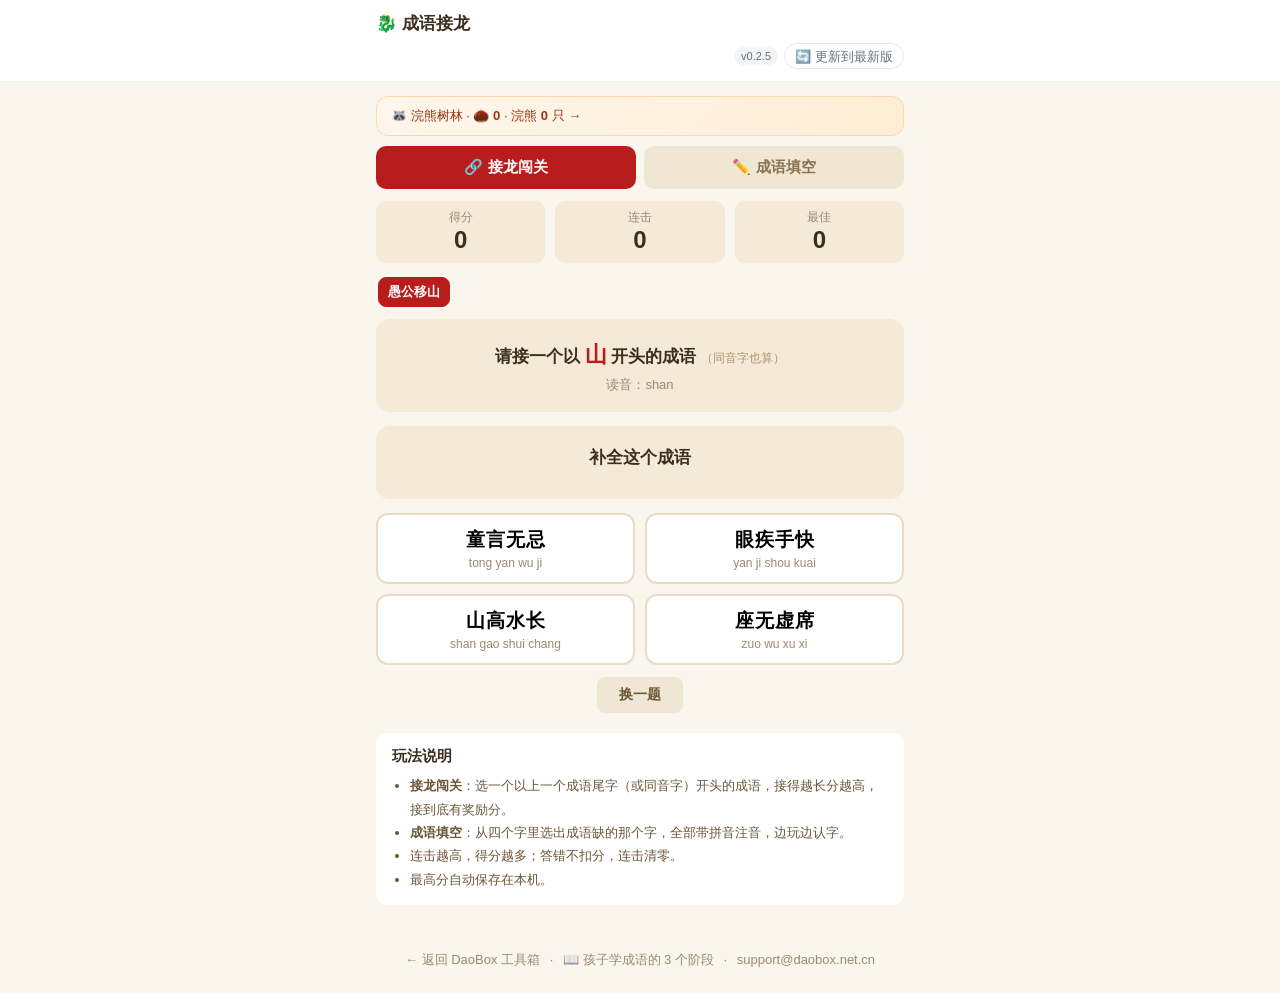
<file: public/index.html>
<!DOCTYPE html>
<html lang="zh-CN">
<head>
  <script>
    // 双域名适配：国内站 daobox.net.cn / 海外站 daobox.app，门户与登录按当前域名自动选择
    window.DB_HOME = location.hostname.indexOf('daobox.net.cn') !== -1
      ? 'https://daobox.net.cn' : 'https://daobox.app';
  </script>
  <meta charset="UTF-8">
  <meta name="viewport" content="width=device-width, initial-scale=1.0, viewport-fit=cover">
  <title>成语接龙 - 儿童成语学习大全 | 道盒 DaoBox 儿童学习工具箱</title>
  <link rel="canonical" href="https://chengyu.daobox.net.cn/">
  <meta name="description" content="成语接龙与儿童成语学习工具，成语释义、接龙闯关一站式学习。帮孩子积累成语词汇、爱上汉语文化。免费体验，注册后每日时长翻倍，会员全家不限时。家长可控时长，学习游戏分开管。">
  <meta name="keywords" content="成语接龙,成语学习,儿童成语,成语大全,成语故事,防沉迷,儿童防沉迷,家长管控">
<link rel="manifest" href="manifest.json">
  <link rel="icon" href="icons/favicon.svg" type="image/svg+xml">
  <link rel="apple-touch-icon" href="icons/apple-touch-icon.png">
  <meta name="theme-color" content="#b91c1c">
  <link rel="stylesheet" href="style.css?v=4">
</head>
<body>
  <header class="topbar">
    <div class="topbar-inner">
      <div class="brand">🐉 成语接龙</div>
      <div class="topbar-tools"><span class="version-badge" id="app-version">v0.2.0</span><button class="refresh-btn" id="refresh-btn" type="button" aria-label="更新到最新版">🔄<span class="rb-full">更新到最新版</span><span class="rb-short">更新</span></button></div>
      <div class="topbar-slot" id="db-account-slot"></div>
    </div>
  </header>

  <main class="page">
    <a class="raccoon-bar" id="raccoon-bar" href="javascript:void(0)" style="display:block;margin:0 0 10px;padding:10px 14px;background:linear-gradient(135deg,#fff7ed,#ffedd5);border:1px solid #fed7aa;border-radius:12px;color:#9a3412;font-size:13px;text-decoration:none">🦝 浣熊树林 · 🌰 0 · 浣熊 0 只 →</a>

    <!-- 浣熊树林（2026-10-28 儿童奖励体系） -->
    <section id="raccoon-garden" class="hidden"></section>

    <section class="mode-switch" id="mode-switch-sec" role="tablist">
      <button id="mode-chain" class="mode-btn active" type="button">🔗 接龙闯关</button>
      <button id="mode-blank" class="mode-btn" type="button">✏️ 成语填空</button>
    </section>

    <section class="hud">
      <div class="score-box">
        <div class="score-label">得分</div>
        <div class="score-value" id="score">0</div>
      </div>
      <div class="score-box">
        <div class="score-label">连击</div>
        <div class="score-value" id="streak">0</div>
      </div>
      <div class="score-box">
        <div class="score-label" id="best-label">最佳</div>
        <div class="score-value" id="best">0</div>
      </div>
    </section>

    <!-- 接龙模式 -->
    <section id="chain-panel">
      <div class="chain-strip" id="chain-strip"></div>
      <div class="question-card">
        <div class="question-title" id="chain-q">请接一个以 <b id="tail-char">—</b> 开头的成语 <span class="q-hint">（同音字也算）</span></div>
        <div class="question-sub" id="tail-py"></div>
      </div>
    </section>

    <!-- 填空模式 -->
    <section id="blank-panel" class="hidden">
      <div class="question-card">
        <div class="question-title">补全这个成语</div>
        <div class="blank-idiom" id="blank-idiom"></div>
        <div class="question-sub" id="blank-py"></div>
      </div>
    </section>

    <div class="options" id="options"></div>

    <div id="feedback" class="feedback hidden"></div>

    <div class="btn-row" id="btn-skip-row">
      <button id="btn-skip" class="btn" type="button">换一题</button>
    </div>

    <section class="tips" id="tips-sec">
      <h2>玩法说明</h2>
      <ul>
        <li><b>接龙闯关</b>：选一个以上一个成语尾字（或同音字）开头的成语，接得越长分越高，接到底有奖励分。</li>
        <li><b>成语填空</b>：从四个字里选出成语缺的那个字，全部带拼音注音，边玩边认字。</li>
        <li>连击越高，得分越多；答错不扣分，连击清零。</li>
        <li>最高分自动保存在本机。</li>
      </ul>
    </section>
  </main>

  <div id="time-lock" class="modal-mask hidden">
    <div class="modal-card">
      <div class="win-emoji">⏰</div>
      <h3>今日免费时长已用完</h3>
      <p>注册登录每天可获得更多时长。</p>
      <div class="modal-btns">
        <a id="lock-login" class="primary-btn" href="javascript:void(0)">注册 / 登录</a>
        <button id="lock-close" class="secondary-btn" type="button">知道了</button>
      </div>
    </div>
  </div>

  <footer class="footer">
    <a id="home-link" href="javascript:void(0)">← 返回 DaoBox 工具箱</a>
    <span class="dot">·</span>
    <a href="/guides/how-kids-learn-chengyu.html">📖 孩子学成语的 3 个阶段</a>
    <span id="app-home-wrap" style="display:none"><span class="dot">·</span>
    <a id="app-home-link" href="./?src=home">🏠 成语接龙首页</a></span>
    <span class="dot">·</span>
    <span id="contact-email"></span>
  </footer>

  <script>
    // 联系邮箱运行时拼接（防 Cloudflare obfuscate）
    (function () {
      var u = 'support', d = 'daobox.net.cn';
      document.getElementById('contact-email').innerHTML =
        '<a href="mailto:' + u + '@' + d + '">' + u + '@' + d + '</a>';
    })();
  </script>
  <script src="data.js?v=3"></script>
  <script src="app.js?v=0.2.4"></script>
  <script>document.write('<script src="' + window.DB_HOME + '/portal.js" data-app="chengyu"><\/script>');</script>
  <script>
    (function () {
      var login = document.getElementById('lock-login');
      if (login) login.href = window.DB_HOME + '/login?src=chengyu';
      var home = document.getElementById('home-link');
      if (home) home.href = window.DB_HOME + '?src=chengyu';
    })();
  </script>
  <script>
    if ('serviceWorker' in navigator) {
      window.addEventListener('load', function () {
        navigator.serviceWorker.register('./service-worker.js').catch(function () {});
      });
    }
  
      // 切回前台时触发 SW 更新检查（覆盖长期不关闭的页面，方案A）
      document.addEventListener('visibilitychange', function () {
        if (document.visibilityState !== 'visible' || !('serviceWorker' in navigator)) return;
        navigator.serviceWorker.getRegistration().then(function (r) {
          if (r) r.update().catch(function () {});
        }).catch(function () {});
      });
  </script>
</body>
</html>
</file>
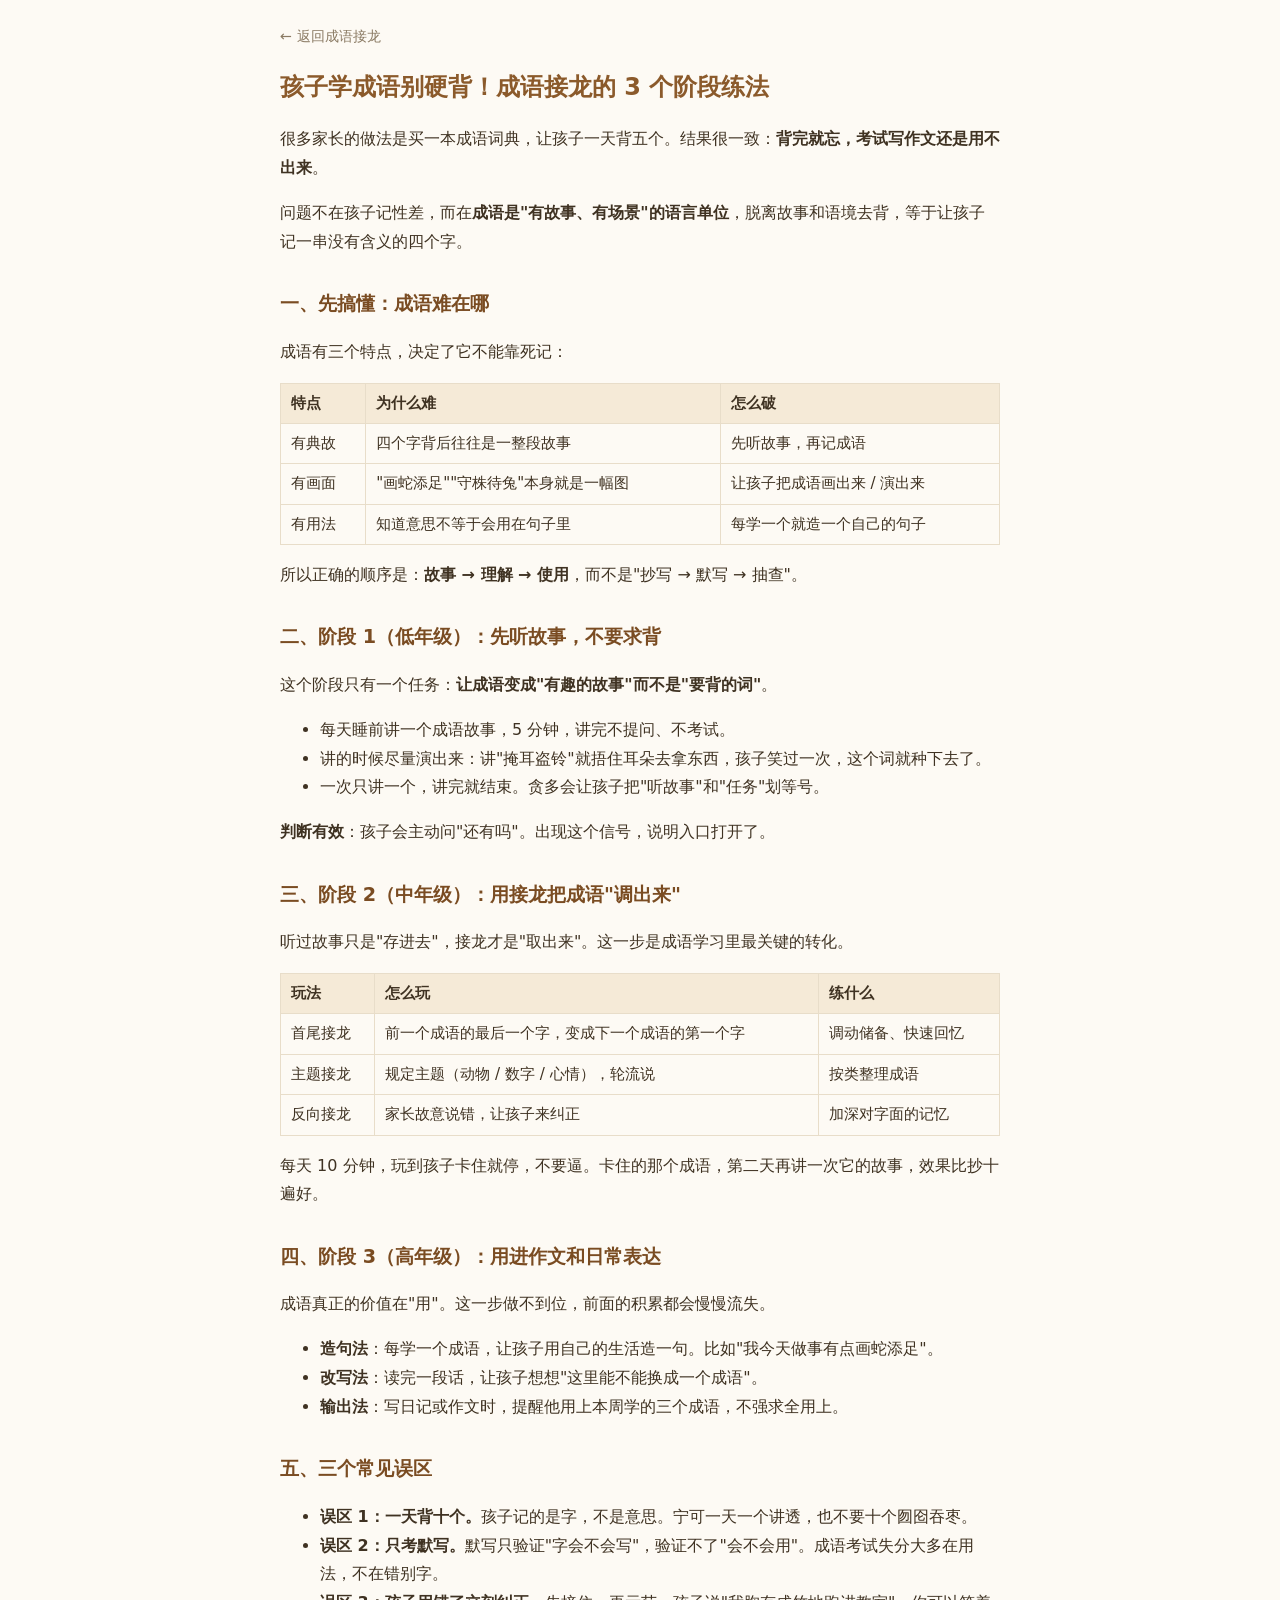
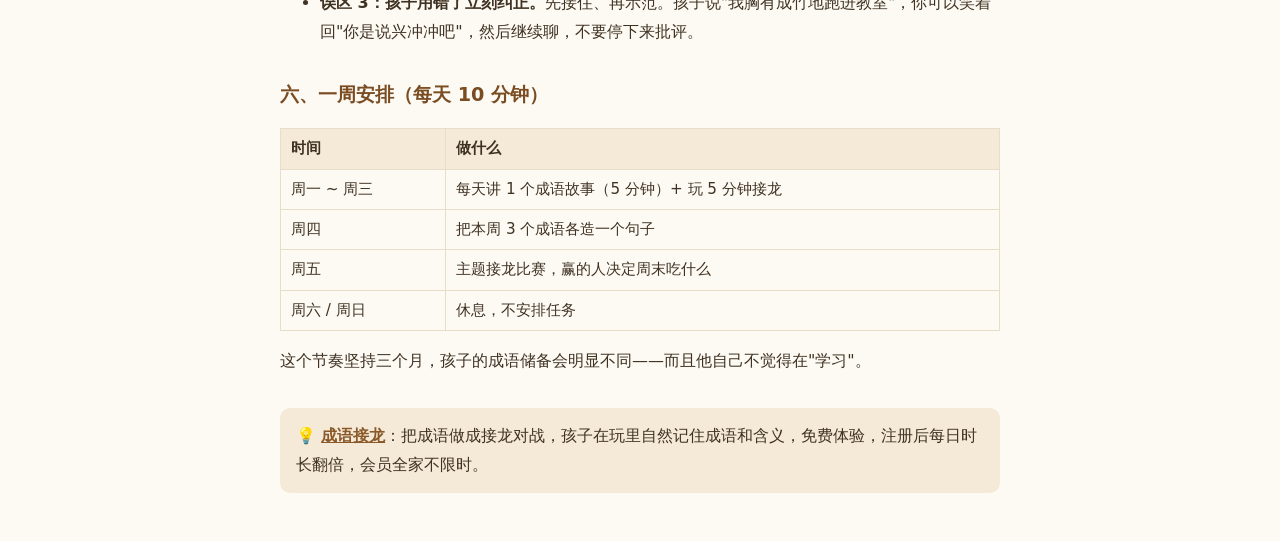
<file: public/guides/how-kids-learn-chengyu.html>
<!doctype html>
<html lang="zh-CN">
<head>
<meta charset="utf-8">
<meta name="viewport" content="width=device-width, initial-scale=1">
<title>孩子学成语别硬背！成语接龙的 3 个阶段练法 | 成语接龙 - 道盒 DaoBox</title>
<meta name="description" content="孩子背成语记不住？问题不在记忆力，在方法。本文把成语学习拆成听故事、玩接龙、用进表达 3 个阶段，附每天 10 分钟的练法和 3 个常见误区。">
<meta name="keywords" content="成语学习,儿童成语,成语接龙,小学生成语,成语积累,成语怎么学,儿童成语故事">
<meta property="og:title" content="孩子学成语别硬背！成语接龙的 3 个阶段练法">
<meta property="og:description" content="听故事 → 玩接龙 → 用进表达，每天 10 分钟就能积累。">
<link rel="canonical" href="https://chengyu.daobox.net.cn/guides/how-kids-learn-chengyu.html">
<style>
body{font-family:system-ui,-apple-system,"PingFang SC","Microsoft YaHei",sans-serif;line-height:1.8;color:#3f3222;max-width:720px;margin:0 auto;padding:24px 16px 48px;background:#fdfaf4;}
h1{font-size:1.5em;color:#8b5a2b;} h2{font-size:1.2em;color:#7a4c22;margin-top:1.6em;}
table{border-collapse:collapse;width:100%;margin:1em 0;} th,td{border:1px solid #e8ddc9;padding:6px 10px;text-align:left;font-size:.95em;}
th{background:#f5ead7;}
.cta{background:#f5ead7;border-radius:10px;padding:14px 16px;margin-top:2em;}
.cta a{color:#8b5a2b;font-weight:600;}
.back{font-size:.9em;} .back a{color:#8a7a63;text-decoration:none;}
</style>
</head>
<body>
<nav class="back"><a href="/">← 返回成语接龙</a></nav>
<h1>孩子学成语别硬背！成语接龙的 3 个阶段练法</h1>
<p>很多家长的做法是买一本成语词典，让孩子一天背五个。结果很一致：<strong>背完就忘，考试写作文还是用不出来</strong>。</p>
<p>问题不在孩子记性差，而在<strong>成语是"有故事、有场景"的语言单位</strong>，脱离故事和语境去背，等于让孩子记一串没有含义的四个字。</p>
<h2>一、先搞懂：成语难在哪</h2>
<p>成语有三个特点，决定了它不能靠死记：</p>
<table>
<tr><th>特点</th><th>为什么难</th><th>怎么破</th></tr>
<tr><td>有典故</td><td>四个字背后往往是一整段故事</td><td>先听故事，再记成语</td></tr>
<tr><td>有画面</td><td>"画蛇添足""守株待兔"本身就是一幅图</td><td>让孩子把成语画出来 / 演出来</td></tr>
<tr><td>有用法</td><td>知道意思不等于会用在句子里</td><td>每学一个就造一个自己的句子</td></tr>
</table>
<p>所以正确的顺序是：<strong>故事 → 理解 → 使用</strong>，而不是"抄写 → 默写 → 抽查"。</p>
<h2>二、阶段 1（低年级）：先听故事，不要求背</h2>
<p>这个阶段只有一个任务：<strong>让成语变成"有趣的故事"而不是"要背的词"</strong>。</p>
<ul>
<li>每天睡前讲一个成语故事，5 分钟，讲完不提问、不考试。</li>
<li>讲的时候尽量演出来：讲"掩耳盗铃"就捂住耳朵去拿东西，孩子笑过一次，这个词就种下去了。</li>
<li>一次只讲一个，讲完就结束。贪多会让孩子把"听故事"和"任务"划等号。</li>
</ul>
<p><strong>判断有效</strong>：孩子会主动问"还有吗"。出现这个信号，说明入口打开了。</p>
<h2>三、阶段 2（中年级）：用接龙把成语"调出来"</h2>
<p>听过故事只是"存进去"，接龙才是"取出来"。这一步是成语学习里最关键的转化。</p>
<table>
<tr><th>玩法</th><th>怎么玩</th><th>练什么</th></tr>
<tr><td>首尾接龙</td><td>前一个成语的最后一个字，变成下一个成语的第一个字</td><td>调动储备、快速回忆</td></tr>
<tr><td>主题接龙</td><td>规定主题（动物 / 数字 / 心情），轮流说</td><td>按类整理成语</td></tr>
<tr><td>反向接龙</td><td>家长故意说错，让孩子来纠正</td><td>加深对字面的记忆</td></tr>
</table>
<p>每天 10 分钟，玩到孩子卡住就停，不要逼。卡住的那个成语，第二天再讲一次它的故事，效果比抄十遍好。</p>
<h2>四、阶段 3（高年级）：用进作文和日常表达</h2>
<p>成语真正的价值在"用"。这一步做不到位，前面的积累都会慢慢流失。</p>
<ul>
<li><strong>造句法</strong>：每学一个成语，让孩子用自己的生活造一句。比如"我今天做事有点画蛇添足"。</li>
<li><strong>改写法</strong>：读完一段话，让孩子想想"这里能不能换成一个成语"。</li>
<li><strong>输出法</strong>：写日记或作文时，提醒他用上本周学的三个成语，不强求全用上。</li>
</ul>
<h2>五、三个常见误区</h2>
<ul>
<li><strong>误区 1：一天背十个。</strong>孩子记的是字，不是意思。宁可一天一个讲透，也不要十个囫囵吞枣。</li>
<li><strong>误区 2：只考默写。</strong>默写只验证"字会不会写"，验证不了"会不会用"。成语考试失分大多在用法，不在错别字。</li>
<li><strong>误区 3：孩子用错了立刻纠正。</strong>先接住、再示范。孩子说"我胸有成竹地跑进教室"，你可以笑着回"你是说兴冲冲吧"，然后继续聊，不要停下来批评。</li>
</ul>
<h2>六、一周安排（每天 10 分钟）</h2>
<table>
<tr><th>时间</th><th>做什么</th></tr>
<tr><td>周一 ~ 周三</td><td>每天讲 1 个成语故事（5 分钟）+ 玩 5 分钟接龙</td></tr>
<tr><td>周四</td><td>把本周 3 个成语各造一个句子</td></tr>
<tr><td>周五</td><td>主题接龙比赛，赢的人决定周末吃什么</td></tr>
<tr><td>周六 / 周日</td><td>休息，不安排任务</td></tr>
</table>
<p>这个节奏坚持三个月，孩子的成语储备会明显不同——而且他自己不觉得在"学习"。</p>
<div class="cta">
💡 <strong><a href="/">成语接龙</a></strong>：把成语做成接龙对战，孩子在玩里自然记住成语和含义，免费体验，注册后每日时长翻倍，会员全家不限时。
</div>
</body>
</html>
</file>
<file: public/style.css>
/* 成语接龙 · DaoBox 家族（v0.1.0） */
:root {
  --bg: #faf6ee;
  --board: #f5ead7;
  --cell: #ffffff;
  --text: #3d2f1f;
  --muted: #9a8a70;
  --accent: #b91c1c;
  --gold: #d97706;
  --green: #16a34a;
}

* { box-sizing: border-box; }
html, body { margin: 0; padding: 0; }
body {
  min-height: 100vh; min-height: 100dvh;
  display: flex; flex-direction: column;
  background: var(--bg); color: var(--text);
  font-family: -apple-system, BlinkMacSystemFont, "PingFang SC", "Helvetica Neue", "Microsoft YaHei", sans-serif;
  -webkit-tap-highlight-color: transparent;
}

/* ---------- 顶栏 ---------- */
.topbar { background: #fff; border-bottom: 1px solid rgba(0,0,0,.06); }
.topbar-inner {
  max-width: 560px; margin: 0 auto;
  display: flex; align-items: center; justify-content: flex-end; flex-wrap: wrap; row-gap: 8px;
  padding: 12px 16px;
}
.topbar-inner .brand { flex: 1 1 100%; white-space: nowrap; }
.brand { font-size: 17px; font-weight: 700; }
.topbar-tools { display: inline-flex; align-items: center; gap: 6px; }
.version-badge { font-size: 11px; color: #6b7280; background: #f3f4f6; border-radius: 999px; padding: 3px 7px; }
.refresh-btn { height: 26px; padding: 0 10px; border: 1px solid #e5e7eb; border-radius: 999px; background: #fff; color: #6b7280; font-size: 13px; line-height: 1; cursor: pointer; display: inline-flex; align-items: center; gap: 4px; white-space: nowrap; }
.refresh-btn:hover { color: var(--accent); border-color: #fca5a5; }

/* ---------- 主体 ---------- */
.page { max-width: 560px; width: 100%; margin: 0 auto; padding: 14px 16px 32px; flex: 1; }

.mode-switch { display: flex; gap: 8px; margin-bottom: 12px; }
.mode-btn {
  flex: 1; border: 2px solid transparent; border-radius: 10px;
  padding: 10px 0; font-size: 15px; font-weight: 700;
  background: #efe6d4; color: #8a7350; cursor: pointer;
}
.mode-btn.active { background: var(--accent); color: #fff; }

.hud { display: flex; gap: 10px; margin-bottom: 12px; }
.score-box { flex: 1; background: var(--board); border-radius: 10px; padding: 8px 12px; text-align: center; }
.score-label { font-size: 12px; color: var(--muted); }
.score-value { font-size: 24px; font-weight: 800; line-height: 1.2; }

/* ---------- 接龙链条 ---------- */
.chain-strip {
  display: flex; gap: 6px; overflow-x: auto; padding: 2px;
  margin-bottom: 10px; scrollbar-width: none;
}
.chain-strip::-webkit-scrollbar { display: none; }
.chain-chip {
  flex-shrink: 0; background: #fff; border: 1px solid #e7dcc4;
  border-radius: 8px; padding: 5px 9px; font-size: 13px; font-weight: 700;
  color: #6b5637; white-space: nowrap;
}
.chain-chip.latest { background: var(--accent); border-color: var(--accent); color: #fff; }

/* ---------- 题目 ---------- */
.question-card {
  background: var(--board); border-radius: 14px;
  padding: 18px 16px; text-align: center; margin-bottom: 14px;
}
.question-title { font-size: 17px; font-weight: 700; line-height: 1.6; }
.q-hint { font-size: 12px; color: rgba(120,72,20,.55); font-weight: normal; }
.question-title b { color: var(--accent); font-size: 22px; }
.question-sub { font-size: 13px; color: var(--muted); margin-top: 4px; }
.blank-idiom {
  font-size: 34px; font-weight: 800; letter-spacing: 6px;
  margin-top: 10px; line-height: 1.3;
}
.blank-idiom .hole {
  display: inline-block; min-width: 1.2em; text-align: center;
  border-bottom: 3px solid var(--accent); color: var(--accent);
}

/* ---------- 选项 ---------- */
.options { display: grid; grid-template-columns: 1fr 1fr; gap: 10px; }
.opt {
  border: 2px solid #e7dcc4; border-radius: 12px; background: var(--cell);
  padding: 12px 8px; text-align: center; cursor: pointer;
  transition: transform .1s ease, border-color .1s ease;
}
.opt:active { transform: scale(.96); }
.opt .opt-word { font-size: 19px; font-weight: 800; letter-spacing: 1px; }
.opt .opt-py { font-size: 12px; color: var(--muted); margin-top: 3px; }
.opt.correct { border-color: var(--green); background: #f0fdf4; }
.opt.correct .opt-word { color: var(--green); }
.opt.wrong { border-color: var(--accent); background: #fef2f2; opacity: .75; }
.opt.dim { opacity: .45; }
.options.locked .opt { cursor: default; }

/* ---------- 反馈 ---------- */
.feedback {
  margin-top: 12px; border-radius: 10px; padding: 10px 14px;
  font-size: 14px; font-weight: 700; text-align: center;
}
.feedback.good { background: #f0fdf4; color: var(--green); }
.feedback.bad { background: #fef2f2; color: var(--accent); }
.feedback.hidden { display: none; }

.btn-row { display: flex; justify-content: center; margin-top: 12px; }
.btn {
  border: none; border-radius: 8px;
  padding: 9px 22px; font-size: 14px; font-weight: 700;
  background: #efe6d4; color: #6b5637; cursor: pointer;
}
.btn.primary { background: var(--accent); color: #fff; }

/* ---------- 说明 ---------- */
.tips { margin-top: 20px; background: #fff; border-radius: 12px; padding: 14px 16px; }
.tips h2 { font-size: 15px; margin: 0 0 8px; }
.tips ul { margin: 0; padding-left: 18px; }
.tips li { font-size: 13px; line-height: 1.8; color: #6b5637; }

/* ---------- 时长锁 ---------- */
.modal-mask {
  position: fixed; inset: 0; background: rgba(0,0,0,.45);
  display: flex; align-items: center; justify-content: center; z-index: 50;
}
.modal-card {
  background: #fff; border-radius: 16px; padding: 24px 28px;
  max-width: 300px; width: calc(100% - 48px); text-align: center;
}
.win-emoji { font-size: 40px; }
.modal-card h3 { margin: 10px 0 6px; font-size: 17px; }
.modal-card p { margin: 0 0 16px; font-size: 13px; color: var(--muted); }
.modal-btns { display: flex; flex-direction: column; gap: 8px; }
.primary-btn {
  display: block; background: var(--accent); color: #fff; text-decoration: none;
  border-radius: 10px; padding: 10px 0; font-weight: 700; font-size: 15px;
}
.secondary-btn {
  background: #f3f4f6; color: #4b5563; border: none;
  border-radius: 10px; padding: 10px 0; font-weight: 700; font-size: 15px; cursor: pointer;
}

/* ---------- 页脚 ---------- */
.footer {
  max-width: 560px; width: 100%; margin: 0 auto;
  padding: 14px 16px 24px; text-align: center;
  font-size: 13px; color: var(--muted);
}
.footer a { color: var(--muted); text-decoration: none; }
.footer a:hover { color: var(--accent); }
.footer .dot { margin: 0 6px; }
#contact-email a { color: var(--muted); }

.modal-mask.hidden { display: none; }

/* ===== 浣熊树林（2026-10-28 儿童奖励体系） ===== */
.rc-grid { display:grid; grid-template-columns:repeat(5,1fr); gap:8px; margin-top:10px; }
.rc-cell { background:#fff7ed; border:1px solid #fed7aa; border-radius:10px; padding:8px 4px; text-align:center; font-size:20px; }
.rc-cell small { display:block; font-size:10px; color:#374151; margin-top:2px; }
.rc-cell.locked { background:#f9fafb; border-color:#e5e7eb; }
.rc-cell.locked small { color:#9ca3af; }
.rc-record { display:flex; justify-content:space-between; font-size:13px; padding:6px 10px; border-bottom:1px dashed #e5e7eb; }
@keyframes rcSway { 0%,100% { transform:translateY(0); } 50% { transform:translateY(-3px); } }
.rc-sway { animation: rcSway 2.6s ease-in-out infinite; }

/* v更新按钮分层：手机端缩短文案 */
.rb-short{display:none}
@media (max-width:480px){.rb-full{display:none}.rb-short{display:inline}}
</file>
